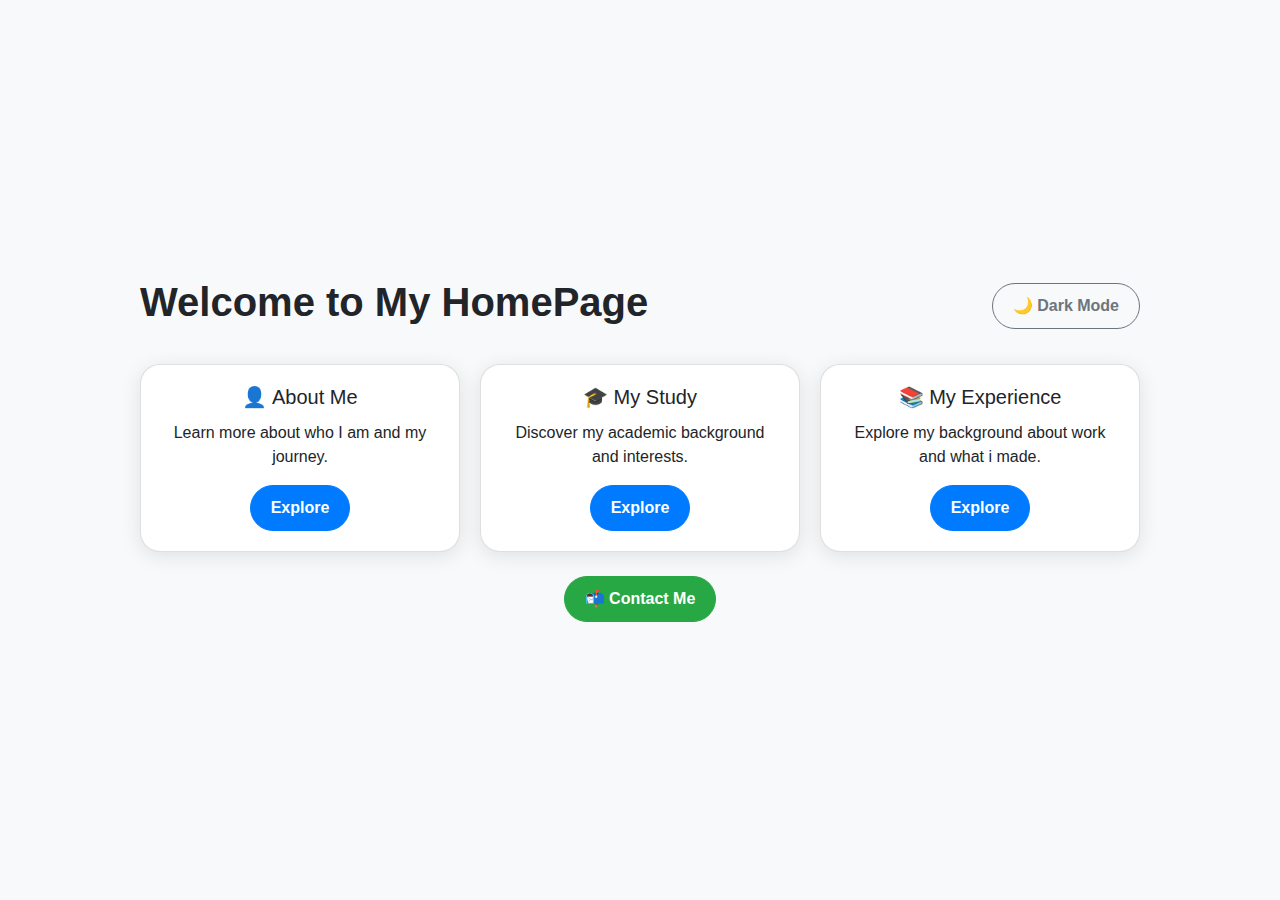
<file: index.html>
<!DOCTYPE html>
<html lang="en" class="light-mode">
<head>
  <meta charset="UTF-8" />
  <meta name="viewport" content="width=device-width, initial-scale=1.0"/>
  <title>Home</title>
  <link rel="stylesheet" href="https://cdn.jsdelivr.net/npm/bootstrap@4.5.3/dist/css/bootstrap.min.css">
  <link rel="stylesheet" href="styles.css">
</head>
<body class="light-mode">

  <div class="main-container">
    <div class="title-bar">
      <h1>Welcome to My HomePage</h1>
      <button id="darkModeToggle" class="btn btn-outline-secondary">🌙 Dark Mode</button>
    </div>

    <div class="card-deck-custom mb-4">
      <div class="card">
        <div class="card-body">
          <h5 class="card-title">👤 About Me</h5>
          <p class="card-text">Learn more about who I am and my journey.</p>
          <a href="about.html" class="btn btn-primary">Explore</a>
        </div>
      </div>
      <div class="card">
        <div class="card-body">
          <h5 class="card-title">🎓 My Study</h5>
          <p class="card-text">Discover my academic background and interests.</p>
          <a href="study.html" class="btn btn-primary">Explore</a>
        </div>
      </div>
      <div class="card">
        <div class="card-body">
          <h5 class="card-title">📚 My Experience</h5>
          <p class="card-text">Explore my background about work and what i made.</p>
          <a href="courses.html" class="btn btn-primary">Explore</a>
        </div>
      </div>
    </div>

    <a href="contact.html" class="btn btn-success">📬 Contact Me</a>
  </div>

  <script src="https://code.jquery.com/jquery-3.5.1.slim.min.js"></script>
  <script src="https://cdn.jsdelivr.net/npm/bootstrap@4.5.3/dist/js/bootstrap.bundle.min.js"></script>
  <script>
    const toggleBtn = document.getElementById("darkModeToggle");
    toggleBtn.addEventListener("click", () => {
      document.body.classList.toggle("dark-mode");
      document.body.classList.toggle("light-mode");
    });
  </script>
</body>
</html>
</file>
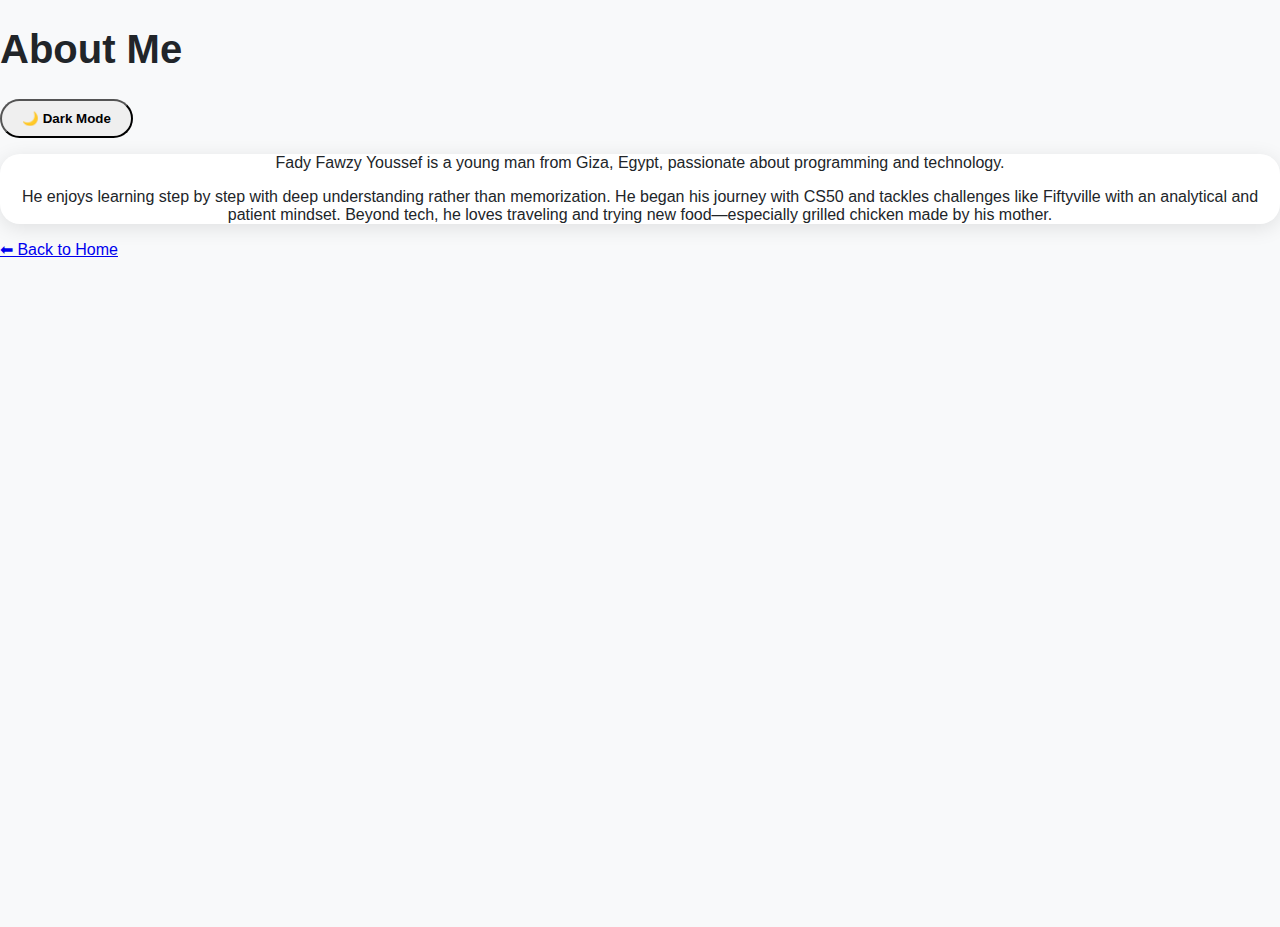
<file: about.html>
<!DOCTYPE html>
<html lang="en" class="light-mode">
<head>
  <meta charset="UTF-8" />
  <meta name="viewport" content="width=device-width, initial-scale=1.0"/>
  <title>About Me</title>
  <link rel="stylesheet" href="https://cdn.jsdelivr.net/npm/bootstrap@4.5.3/dist/css/bootstrap.min.css" integrity="sha384-TX8t27EcRE3e/ihU7zmQxVncDAy5uIKz4rEkgIXeMed4M0jlfIDPvg6uqKI2xXr2" crossorigin="anonymous">
  <link rel="stylesheet" href="styles.css">
</head>
<body class="light-mode">

  <div class="container py-5">
    <div class="d-flex justify-content-between align-items-center mb-4">
      <h1>About Me</h1>
      <button id="darkModeToggle" class="btn btn-outline-secondary">🌙 Dark Mode</button>
    </div>

    <div class="card p-4">
      <p>Fady Fawzy Youssef is a young man from Giza, Egypt, passionate about programming and technology.</p>
      <p> He enjoys learning step by step with deep understanding rather than memorization. He began his journey with CS50 and tackles challenges like Fiftyville with an analytical and patient mindset. Beyond tech, he loves traveling and trying new food—especially grilled chicken made by his mother.</p>

    </div>

    <a href="index.html" class="btn btn-link mt-4">⬅ Back to Home</a>
  </div>

  <script src="https://code.jquery.com/jquery-3.5.1.slim.min.js" integrity="sha384-DfXdz2htPH0lsSSs5nCTpuj/zy4C+OGpamoFVy38MVBnE+IbbVYUew+OrCXaRkfj" crossorigin="anonymous"></script>
  <script src="https://cdn.jsdelivr.net/npm/bootstrap@4.5.3/dist/js/bootstrap.bundle.min.js" integrity="sha384-ho+j7jyWK8fNQe+A12Hb8AhRq26LrZ/JpcUGGOn+Y7RsweNrtN/tE3MoK7ZeZDyx" crossorigin="anonymous"></script>

  <script>
    const toggleBtn = document.getElementById("darkModeToggle");
    toggleBtn.addEventListener("click", () => {
      document.body.classList.toggle("dark-mode");
      document.body.classList.toggle("light-mode");
    });
  </script>
</body>
</html>
</file>
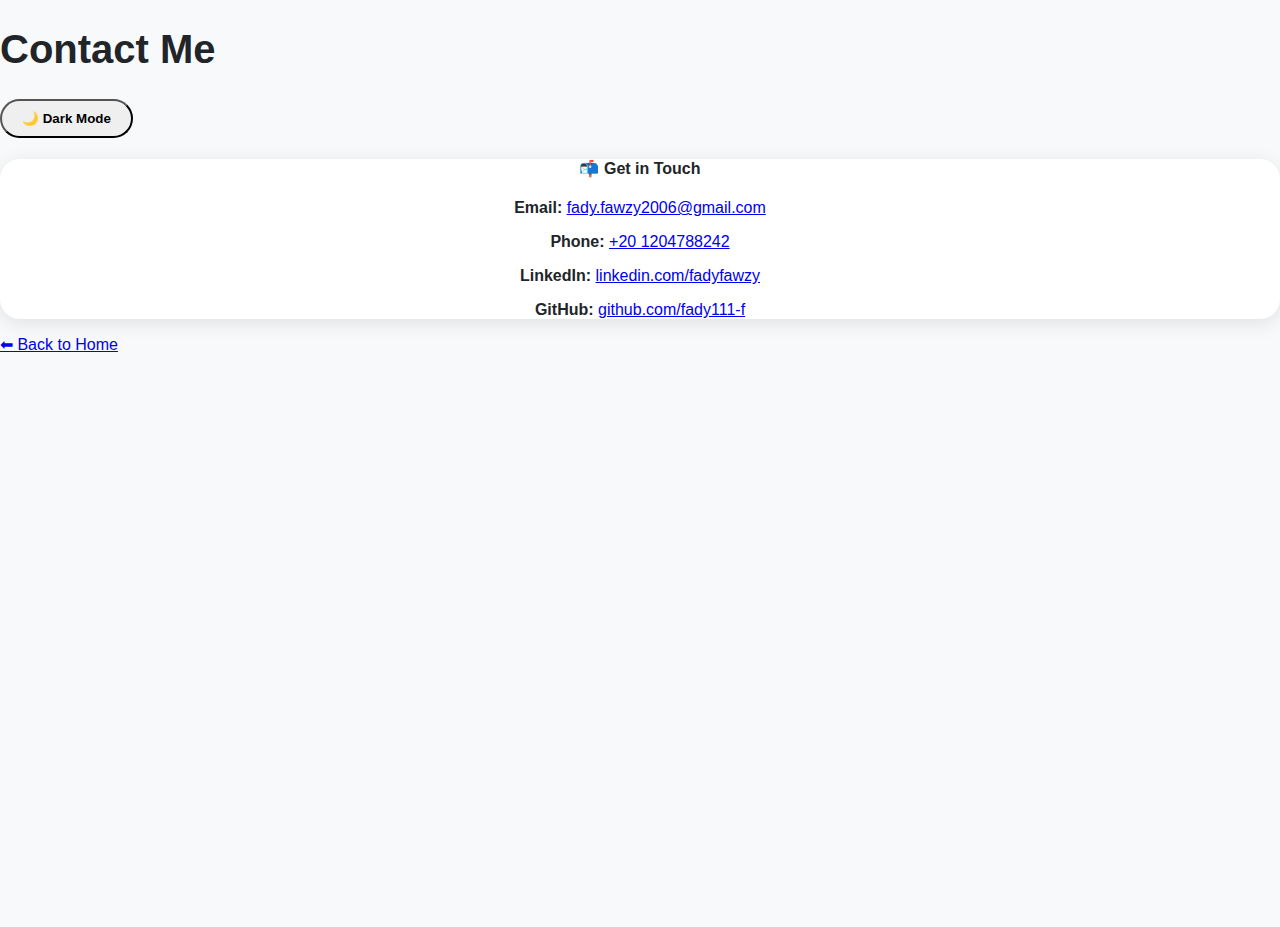
<file: contact.html>
<!DOCTYPE html>
<html lang="en" class="light-mode">
<head>
  <meta charset="UTF-8" />
  <meta name="viewport" content="width=device-width, initial-scale=1.0"/>
  <title>Contact Me</title>
  <link rel="stylesheet" href="https://cdn.jsdelivr.net/npm/bootstrap@4.5.3/dist/css/bootstrap.min.css" integrity="sha384-TX8t27EcRE3e/ihU7zmQxVncDAy5uIKz4rEkgIXeMed4M0jlfIDPvg6uqKI2xXr2" crossorigin="anonymous">
  <link rel="stylesheet" href="styles.css">
</head>
<body class="light-mode">

  <div class="container py-5">
    <div class="d-flex justify-content-between align-items-center mb-4">
      <h1>Contact Me</h1>
      <button id="darkModeToggle" class="btn btn-outline-secondary">🌙 Dark Mode</button>
    </div>

    <div class="card p-4">
      <h4 class="mb-3">📬 Get in Touch</h4>

      <p><strong>Email:</strong> <a href="mailto:fady.fawzy2006@gmail.com">fady.fawzy2006@gmail.com</a></p>

      <p><strong>Phone:</strong> <a href="tel:+201204788242">+20 1204788242</a></p>

      <p><strong>LinkedIn:</strong> <a href="https://url-shortener.me/2OGB" target="_blank">linkedin.com/fadyfawzy</a></p>

      <p><strong>GitHub:</strong> <a href="https://github.com/fady111-f" target="_blank">github.com/fady111-f</a></p>
    </div>

    <a href="index.html" class="btn btn-link mt-4">⬅ Back to Home</a>
  </div>

  <!-- Bootstrap + Dark Mode Script -->
  <script src="https://code.jquery.com/jquery-3.5.1.slim.min.js" integrity="sha384-DfXdz2htPH0lsSSs5nCTpuj/zy4C+OGpamoFVy38MVBnE+IbbVYUew+OrCXaRkfj" crossorigin="anonymous"></script>
  <script src="https://cdn.jsdelivr.net/npm/bootstrap@4.5.3/dist/js/bootstrap.bundle.min.js" integrity="sha384-ho+j7jyWK8fNQe+A12Hb8AhRq26LrZ/JpcUGGOn+Y7RsweNrtN/tE3MoK7ZeZDyx" crossorigin="anonymous"></script>

  <script>
    const toggleBtn = document.getElementById("darkModeToggle");
    toggleBtn.addEventListener("click", () => {
      document.body.classList.toggle("dark-mode");
      document.body.classList.toggle("light-mode");
    });
  </script>
</body>
</html>
</file>
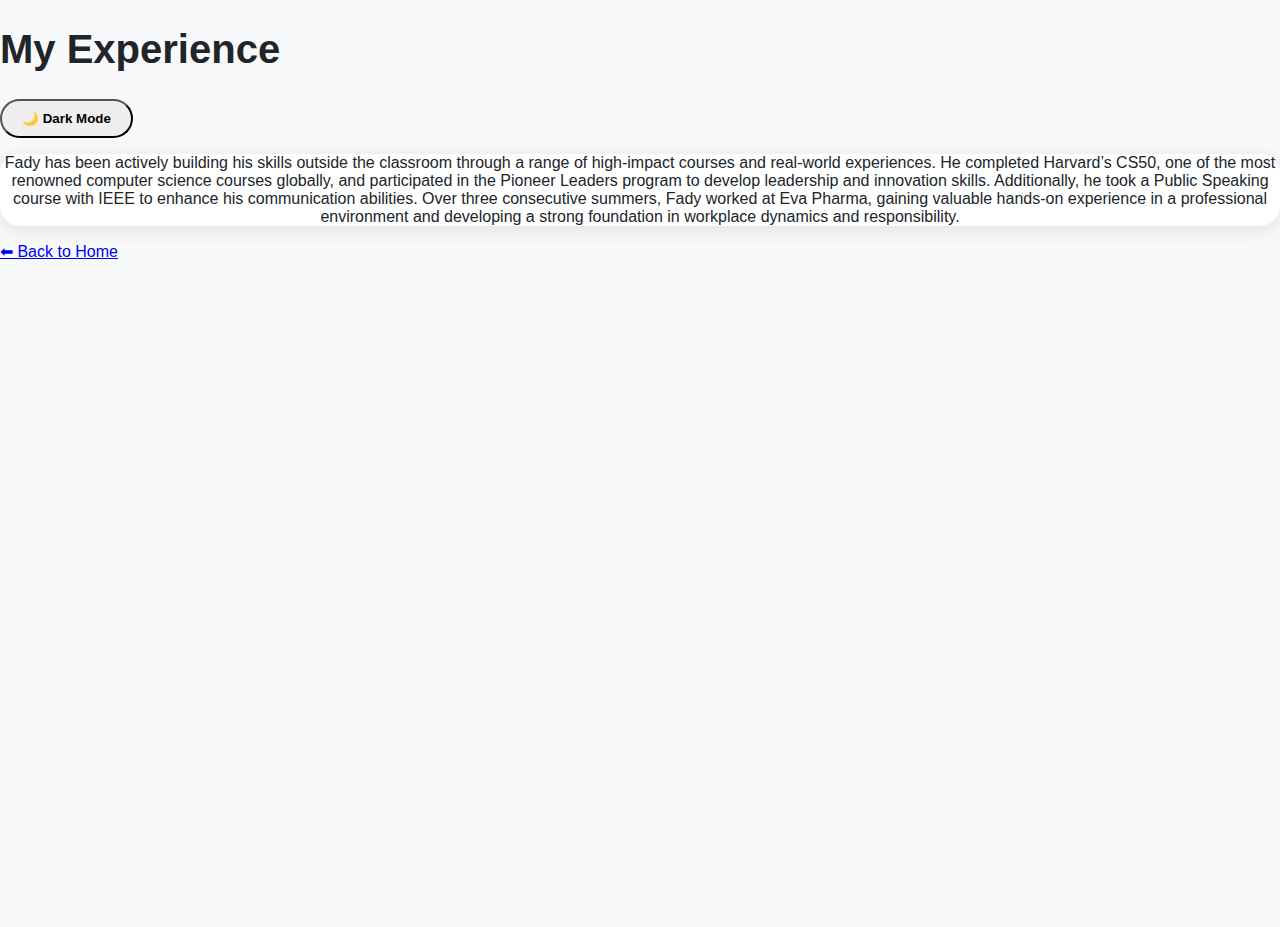
<file: courses.html>
<!DOCTYPE html>
<html lang="en" class="light-mode">
<head>
  <meta charset="UTF-8" />
  <meta name="viewport" content="width=device-width, initial-scale=1.0"/>
  <title>About Me</title>
  <link rel="stylesheet" href="https://cdn.jsdelivr.net/npm/bootstrap@4.5.3/dist/css/bootstrap.min.css" integrity="sha384-TX8t27EcRE3e/ihU7zmQxVncDAy5uIKz4rEkgIXeMed4M0jlfIDPvg6uqKI2xXr2" crossorigin="anonymous">
  <link rel="stylesheet" href="styles.css">
</head>
<body class="light-mode">

  <div class="container py-5">
    <div class="d-flex justify-content-between align-items-center mb-4">
      <h1>My Experience</h1>
      <button id="darkModeToggle" class="btn btn-outline-secondary">🌙 Dark Mode</button>
    </div>

    <div class="card p-4">
      <p>Fady has been actively building his skills outside the classroom through a range of high-impact courses and real-world experiences. He completed Harvard’s CS50, one of the most renowned computer science courses globally, and participated in the Pioneer Leaders program to develop leadership and innovation skills. Additionally, he took a Public Speaking course with IEEE to enhance his communication abilities. Over three consecutive summers, Fady worked at Eva Pharma, gaining valuable hands-on experience in a professional environment and developing a strong foundation in workplace dynamics and responsibility.</p>

    </div>

    <a href="index.html" class="btn btn-link mt-4">⬅ Back to Home</a>
  </div>

  <script src="https://code.jquery.com/jquery-3.5.1.slim.min.js" integrity="sha384-DfXdz2htPH0lsSSs5nCTpuj/zy4C+OGpamoFVy38MVBnE+IbbVYUew+OrCXaRkfj" crossorigin="anonymous"></script>
  <script src="https://cdn.jsdelivr.net/npm/bootstrap@4.5.3/dist/js/bootstrap.bundle.min.js" integrity="sha384-ho+j7jyWK8fNQe+A12Hb8AhRq26LrZ/JpcUGGOn+Y7RsweNrtN/tE3MoK7ZeZDyx" crossorigin="anonymous"></script>

  <script>
    const toggleBtn = document.getElementById("darkModeToggle");
    toggleBtn.addEventListener("click", () => {
      document.body.classList.toggle("dark-mode");
      document.body.classList.toggle("light-mode");
    });
  </script>
</body>
</html>
</file>
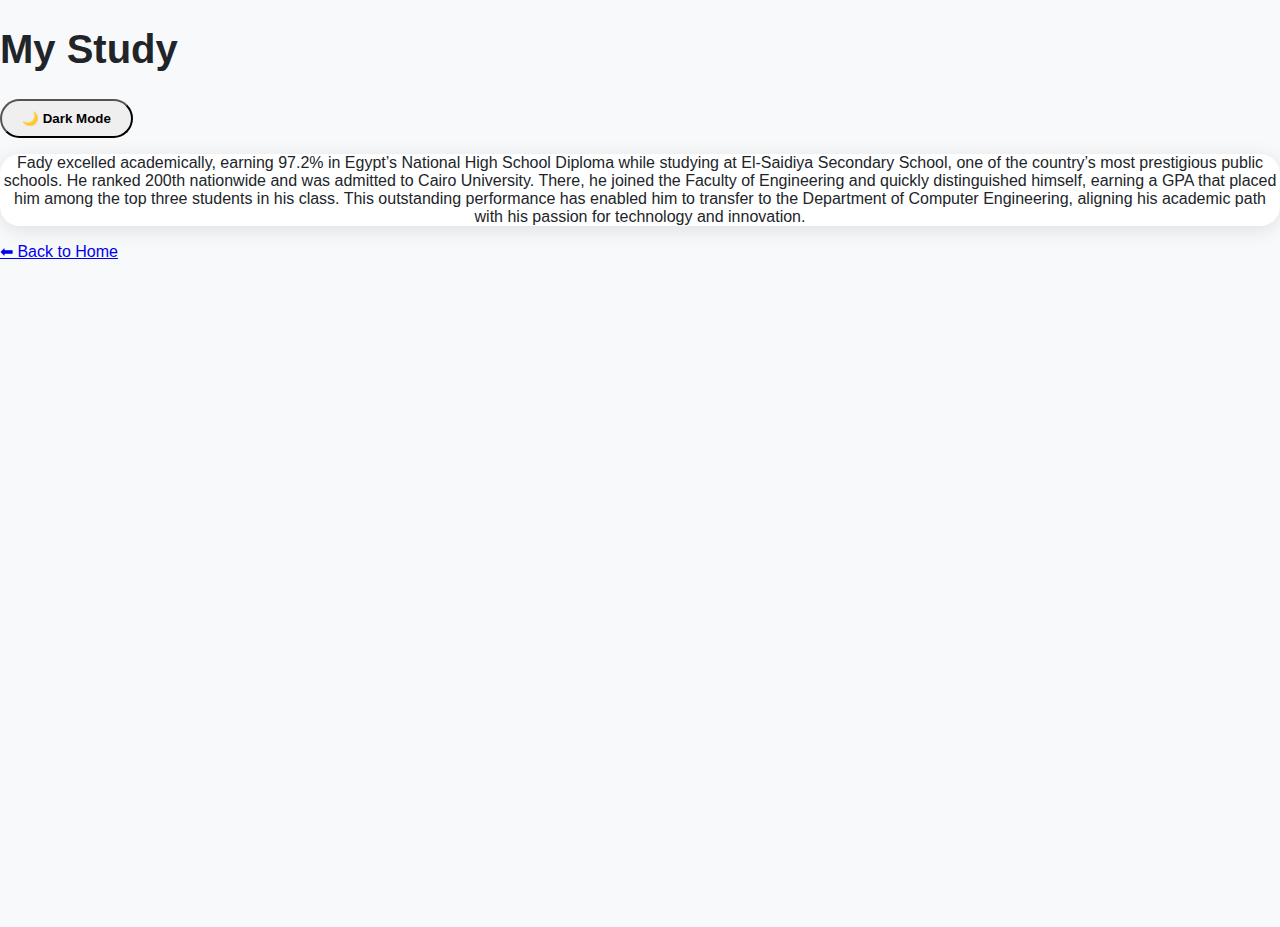
<file: study.html>
<!DOCTYPE html>
<html lang="en" class="light-mode">
<head>
  <meta charset="UTF-8" />
  <meta name="viewport" content="width=device-width, initial-scale=1.0"/>
  <title>About Me</title>
  <link rel="stylesheet" href="https://cdn.jsdelivr.net/npm/bootstrap@4.5.3/dist/css/bootstrap.min.css" integrity="sha384-TX8t27EcRE3e/ihU7zmQxVncDAy5uIKz4rEkgIXeMed4M0jlfIDPvg6uqKI2xXr2" crossorigin="anonymous">
  <link rel="stylesheet" href="styles.css">
</head>
<body class="light-mode">

  <div class="container py-5">
    <div class="d-flex justify-content-between align-items-center mb-4">
      <h1>My Study</h1>
      <button id="darkModeToggle" class="btn btn-outline-secondary">🌙 Dark Mode</button>
    </div>

    <div class="card p-4">
      <p>Fady excelled academically, earning 97.2% in Egypt’s National High School Diploma while studying at El-Saidiya Secondary School, one of the country’s most prestigious public schools. He ranked 200th nationwide and was admitted to Cairo University. There, he joined the Faculty of Engineering and quickly distinguished himself, earning a GPA that placed him among the top three students in his class. This outstanding performance has enabled him to transfer to the Department of Computer Engineering, aligning his academic path with his passion for technology and innovation.</p>

    </div>

    <a href="index.html" class="btn btn-link mt-4">⬅ Back to Home</a>
  </div>

  <script src="https://code.jquery.com/jquery-3.5.1.slim.min.js" integrity="sha384-DfXdz2htPH0lsSSs5nCTpuj/zy4C+OGpamoFVy38MVBnE+IbbVYUew+OrCXaRkfj" crossorigin="anonymous"></script>
  <script src="https://cdn.jsdelivr.net/npm/bootstrap@4.5.3/dist/js/bootstrap.bundle.min.js" integrity="sha384-ho+j7jyWK8fNQe+A12Hb8AhRq26LrZ/JpcUGGOn+Y7RsweNrtN/tE3MoK7ZeZDyx" crossorigin="anonymous"></script>

  <script>
    const toggleBtn = document.getElementById("darkModeToggle");
    toggleBtn.addEventListener("click", () => {
      document.body.classList.toggle("dark-mode");
      document.body.classList.toggle("light-mode");
    });
  </script>
</body>
</html>
</file>
<file: styles.css>
body, html {
  height: 100%;
  margin: 0;
  font-family: 'Segoe UI', Tahoma, Geneva, Verdana, sans-serif;
  transition: background 0.3s, color 0.3s;
}

/* الوضع العادي */
body.light-mode {
  background-color: #f8f9fa;
  color: #212529;
}

/* الوضع الليلي */
body.dark-mode {
  background-color: #121212;
  color: #f8f9fa;
}

.main-container {
  min-height: 100vh;
  display: flex;
  flex-direction: column;
  justify-content: center;
  align-items: center;
  padding: 30px;
}

.title-bar {
  width: 100%;
  max-width: 1000px;
  display: flex;
  justify-content: space-between;
  align-items: center;
  margin-bottom: 30px;
}

h1 {
  font-size: 2.5rem;
  font-weight: bold;
}

/* الكروت */
.card-deck-custom {
  display: flex;
  flex-wrap: wrap;
  gap: 20px;
  justify-content: center;
  max-width: 1000px;
  width: 100%;
}

.card {
  flex: 1 1 250px;
  border-radius: 20px;
  box-shadow: 0 4px 20px rgba(0, 0, 0, 0.1);
  transition: transform 0.2s ease-in-out, background-color 0.3s, color 0.3s;
  text-align: center;
  background-color: #ffffff;
  color: #212529;
}

.card:hover {
  transform: scale(1.03);
}

.card-body {
  text-align: center;
}

/* أزرار */
.btn-primary,
.btn-success,
.btn-outline-secondary {
  border-radius: 50px;
  padding: 10px 20px;
  font-weight: bold;
  transition: background-color 0.3s, color 0.3s;
}

/* Dark Mode - الكروت */
body.dark-mode .card {
  background-color: #1e1e1e;
  color: #f8f9fa;
  border: 1px solid #333;
  box-shadow: 0 4px 20px rgba(255, 255, 255, 0.05);
}

/* Dark Mode - نصوص */
body.dark-mode h1,
body.dark-mode h5,
body.dark-mode p {
  color: #f8f9fa;
}

/* Dark Mode - أزرار */
body.dark-mode .btn-outline-secondary {
  border-color: #f8f9fa;
  color: #f8f9fa;
}

body.dark-mode .btn-outline-secondary:hover {
  background-color: #f8f9fa;
  color: #121212;
}

body.dark-mode .btn-primary {
  background-color: #007bff;
  border-color: #007bff;
}

body.dark-mode .btn-success {
  background-color: #28a745;
  border-color: #28a745;
}
</file>
